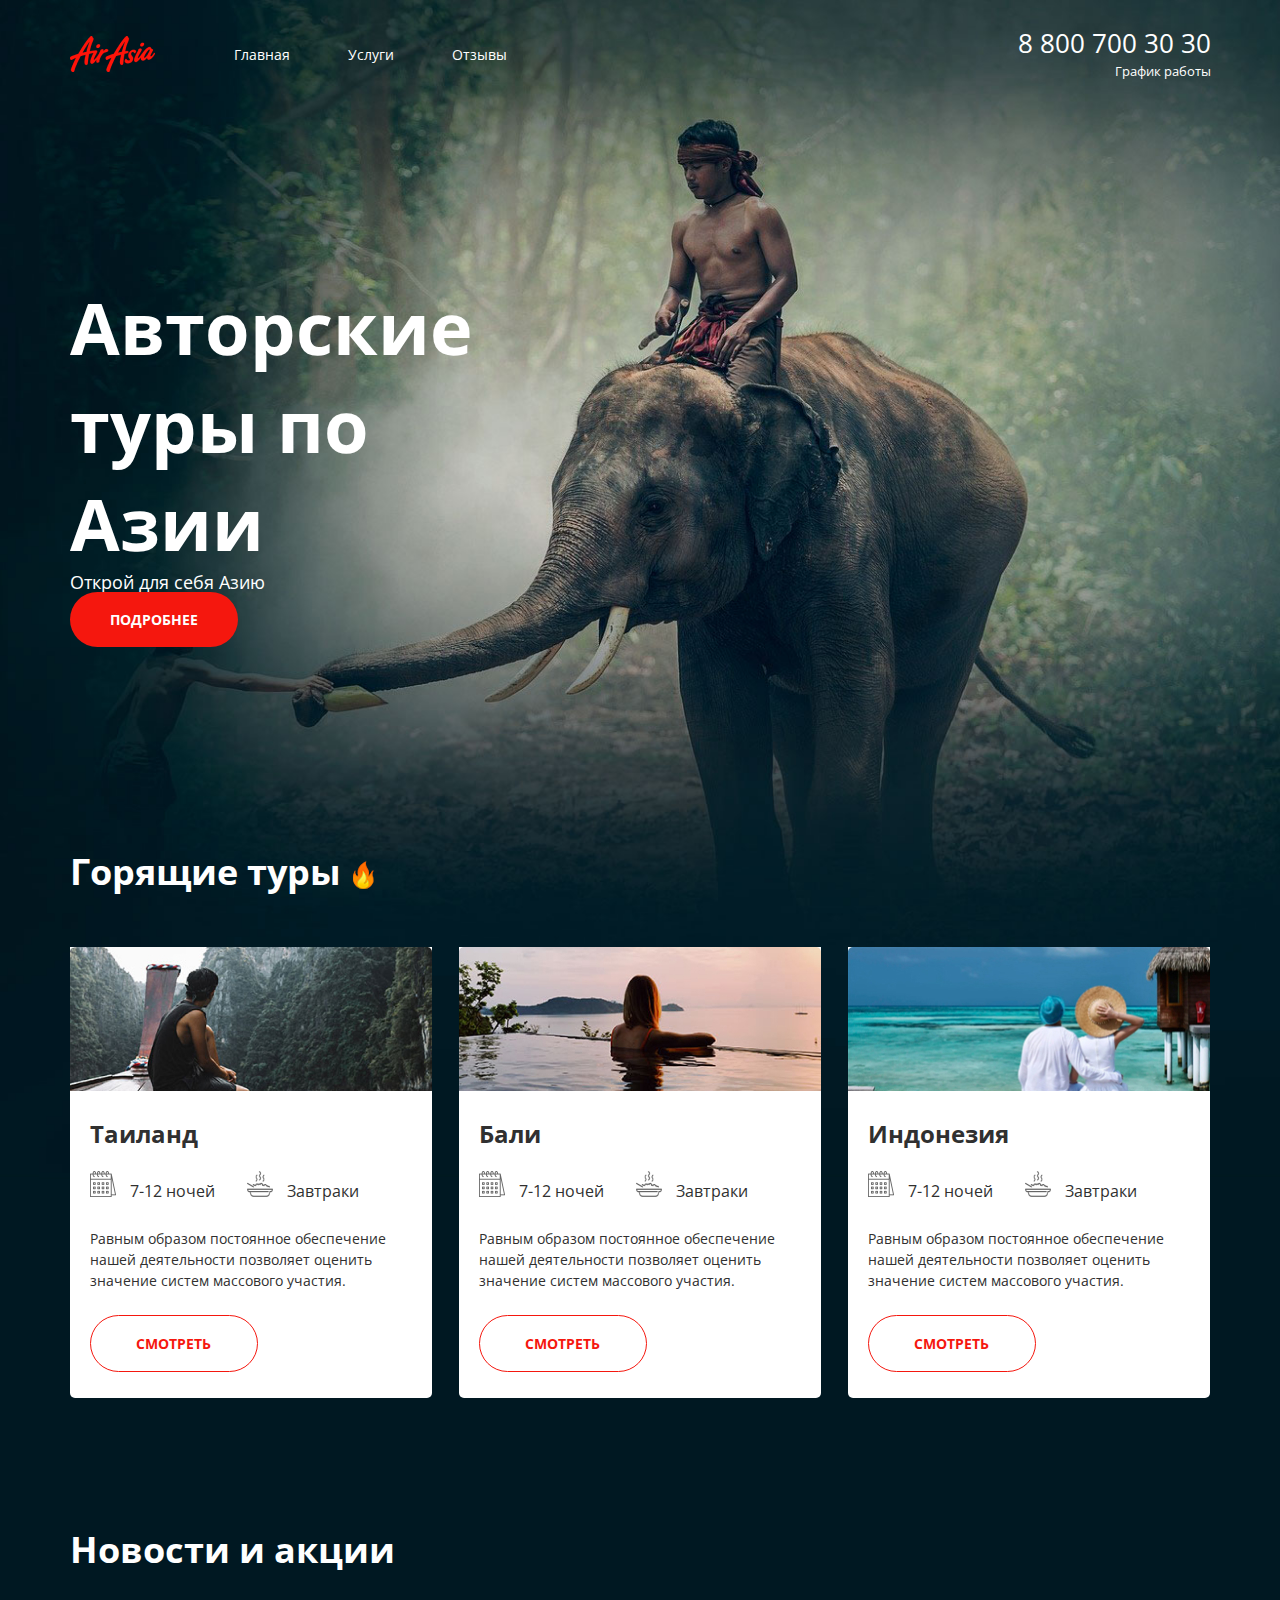
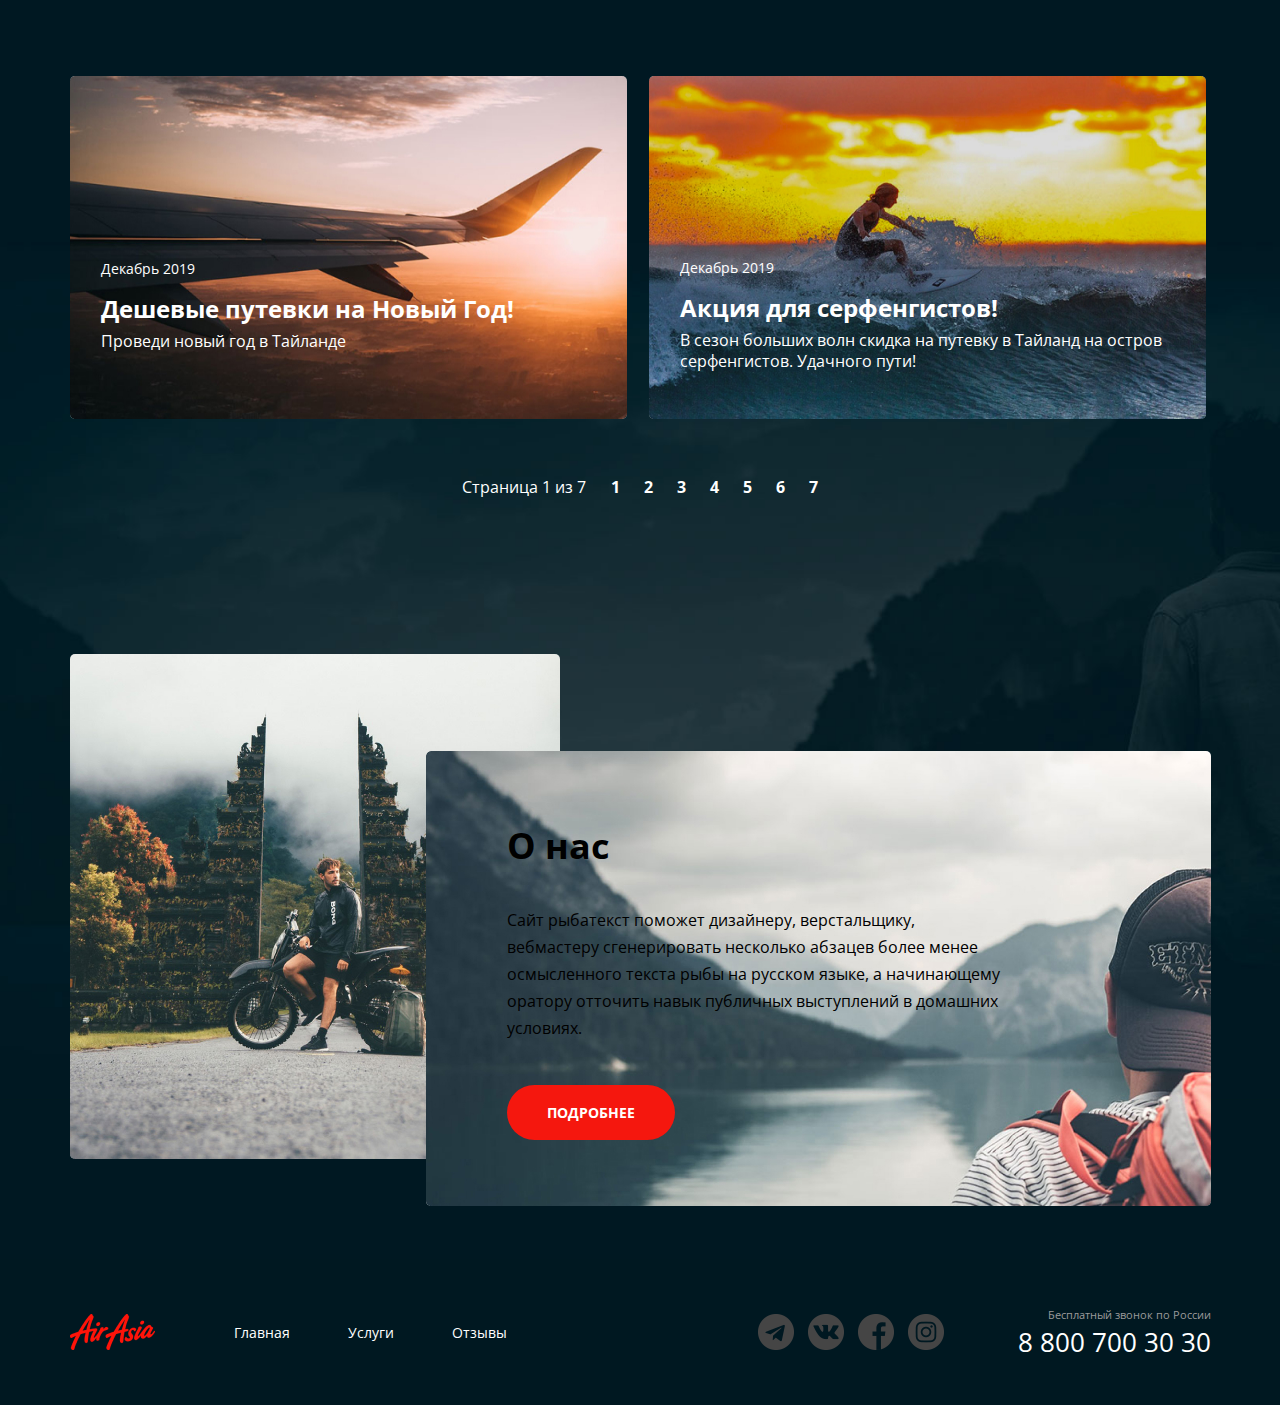
<file: index.html>
<!DOCTYPE html>
<html lang="ru">
<head>
  <meta charset="UTF-8">
  <meta http-equiv="X-UA-Compatible" content="IE=edge">
  <meta name="viewport" content="width=device-width, initial-scale=1.0">
  <title>AirAsia</title>
  <link rel="preconnect" href="https://fonts.googleapis.com">
  <link href="https://fonts.googleapis.com/css2?family=Open+Sans:wght@400;700&display=swap" rel="stylesheet">
  <link rel="stylesheet" href="./style/main.css">
</head>

<body>
  <div class="wrapper">
    <div class="wrapper__content main__page--wrapper">    
      <header class="header">
        <div class="container header__container">
          <div class="header__col">
            <a href="#" class="logo">
              <img src="./img/logo.png" alt="" class="logo__img">
            </a>
            <nav class="menu">
              <ul class="menu__list">
                <li class="menu__item">
                  <a href="#" class="menu__link">Главная</a>
                </li>
                <li class="menu__item">
                  <a href="./service.html" class="menu__link">Услуги</a>
                </li>
                <li class="menu__item">
                  <a href="#" class="menu__link">Отзывы</a>
                </li>
              </ul>
            </nav>
          </div>
          <div class="header__col header__col--align--right">
            <address class="contacts">
              <a href="tel:+78007003030" class="contacts__phone">8 800 700 30 30</a>
              <div class="contacts__info">График работы</div>
            </address>
          </div>    
        </div>
      </header>
      <main class="maincontent"> 
        <section class="hello">
          <div class="container hello__container">
            <h1 class="hello__title">Авторские туры по Азии</h1>
            <div class="hello__subtitle">Открой для себя Азию</div>
            <a href="#" class="button hello__button">Подробнее</a>
          </div>        
        </section>
        <section class="offers">
          <div class="container offers__container">
            <h2 class="offer_title title title--fire">Горящие туры</h2>
            <ul class="offers__list">
              <li class="offers__item">
                <img src="./img/river.jpg" alt="" class="offers__img">
                <div class="offers__content">
                  <h5 class="offers__title">Таиланд</h5>
                  <ul class="offers__features">
                    <li class="offers__feature">
                      <img src="./img/calendar.jpg" alt="" class="offers__feature-icon">
                      <div class="offers__feature-text">7-12 ночей</div>
                    </li>
                    <li class="offers__feature">
                      <img src="./img/meal.jpg" alt="" class="offers__feature-icon">
                      <div class="offers__feature-text">Завтраки</div>
                    </li>
                  </ul>
                  <p class="offers__text">Равным образом постоянное обеспечение нашей деятельности позволяет оценить значение систем массового участия.</p>
                  <a href="#" class="button button-light">Смотреть</a>  
                </div>
              </li>
              <li class="offers__item">
                <img src="./img/pool.jpg" alt="" class="offers__img">
                <div class="offers__content">
                  <h5 class="offers__title">Бали</h5>
                  <ul class="offers__features">
                    <li class="offers__feature">
                      <img src="./img/calendar.jpg" alt="" class="offers__feature-icon">
                      <div class="offers__feature-text">7-12 ночей</div>
                    </li>
                    <li class="offers__feature">
                      <img src="./img/meal.jpg" alt="" class="offers__feature-icon">
                      <div class="offers__feature-text">Завтраки</div>
                    </li>
                  </ul>
                  <p class="offers__text">Равным образом постоянное обеспечение нашей деятельности позволяет оценить значение систем массового участия.</p>
                  <a href="#" class="button button-light">Смотреть</a>  
                </div>
              </li>
              <li class="offers__item">
                <img src="./img/ocean.jpg" alt="" class="offers__img">
                <div class="offers__content">
                  <h5 class="offers__title">Индонезия</h5>
                  <ul class="offers__features">
                    <li class="offers__feature">
                      <img src="./img/calendar.jpg" alt="" class="offers__feature-icon">
                      <div class="offers__feature-text">7-12 ночей</div>
                    </li>
                    <li class="offers__feature">
                      <img src="./img/meal.jpg" alt="" class="offers__feature-icon">
                      <div class="offers__feature-text">Завтраки</div>
                    </li>
                  </ul>
                  <p class="offers__text">Равным образом постоянное обеспечение нашей деятельности позволяет оценить значение систем массового участия.</p>
                  <a href="#" class="button button-light">Смотреть</a>  
                </div>
              </li>
            </ul>
          </div>
        </section>           
        <section class="news">
          <div class="container news__container">
            <h2 class="news__supertitle title">Новости и акции</h2>
            <ul class="news__stock">
              <li class="news__item">
                <img src="./img/plain.jpg" alt="" class="news__image">
                <div class="news__content plane">
                  <date class="news__date">Декабрь 2019</date>
                  <h4 class="news__title">Дешевые путевки на Новый Год!</h4>
                  <p class="news__text">Проведи новый год в Тайланде</p>
                </div>             
              </li>
              <li class="news__item">
                <img src="./img/Surfer.jpg" alt="" class="news__image">
                <div class="news__content">
                  <date class="news__date">Декабрь 2019</date>
                  <h4 class="news__title">Акция для серфенгистов!</h4>
                  <p class="news__text">В сезон больших волн скидка на путевку в Тайланд на остров серфенгистов. Удачного пути!</p>
                </div>        
              </li>
            </ul>
            <div class="paginator">
              <div class="paginator__display">Страница 1 из 7</div>
              <ul class="paginator__list ">
                <li class="paginator__item paginator__item--active"><a href="#" class="paginator__link">1</a></li>
                <li class="paginator__item"><a href="#" class="paginator__link">2</a></li>
                <li class="paginator__item"><a href="#" class="paginator__link">3</a></li>
                <li class="paginator__item"><a href="#" class="paginator__link">4</a></li>
                <li class="paginator__item"><a href="#" class="paginator__link">5</a></li>
                <li class="paginator__item"><a href="#" class="paginator__link">6</a></li>
                <li class="paginator__item"><a href="#" class="paginator__link">7</a></li>
              </ul>
            </div>
          </div>
        </section>   
        <section class="about">
          <div class="container about__container">
            <img src="./img/gates.jpg" alt="" class="about__background">
            <div class="about__content">
              <img src="./img/mountains.jpg" alt="" class="about__foreground">
              <div class="about__info">
                <h2 class="title title--dark">О нас</h2>
                <p class="about__text">Сайт рыбатекст поможет дизайнеру, верстальщику, вебмастеру сгенерировать несколько абзацев более менее осмысленного текста рыбы на русском языке, а начинающему оратору отточить навык публичных выступлений в домашних условиях.</p>
                <a href="#" class="button about__button">Подробнее</a>
              </div>           
            </div>
          </div>       
        </section>
      </main>
    </div>
    <footer class="footer">
      <div class="container footer__container">
        <div class="footer__col">
          <a href="#" class="logo">
            <img src="./img/logo.png" alt="" class="logo__img">
          </a>
          <nav class="menu">
            <ul class="menu__list">
              <li class="menu__item">
                <a href="#" class="menu__link">Главная</a>
              </li>             
              <li class="menu__item">
                <a href="./service.html" class="menu__link">Услуги</a>
              </li>             
              <li class="menu__item">
                <a href="#" class="menu__link">Отзывы</a>
              </li>
            </ul>  
          </nav>
        </div>
        <div class="footer__col footer__col--align--right">
          <ul class="social">
            <li class="social__item">
              <a href="#" class="social__link">
                <img src="./img/telegram.png" alt="" class="social__img">
              </a>
            </li>
            <li class="social__item">
              <a href="#" class="social__link">
                <img src="./img/vk.png" alt="" class="social__img">
              </a>
            </li>
            <li class="social__item">
              <a href="#" class="social__link">
                <img src="./img/fb.png" alt="" class="social__img">
              </a>
            </li>
            <li class="social__item">
              <a href="#" class="social__link">
                <img src="./img/inst.png" alt="" class="social__img">
              </a>
            </li>
          </ul>
          <address class="contacts">
            <div class="contacts__call">Бесплатный звонок по России</div>
            <a href="tel:+78007003030" class="contacts__phone">8 800 700 30 30</a>
          </address>
        </div>  
      </div>
    </footer>
  </div>
</body>
</html>
</file>
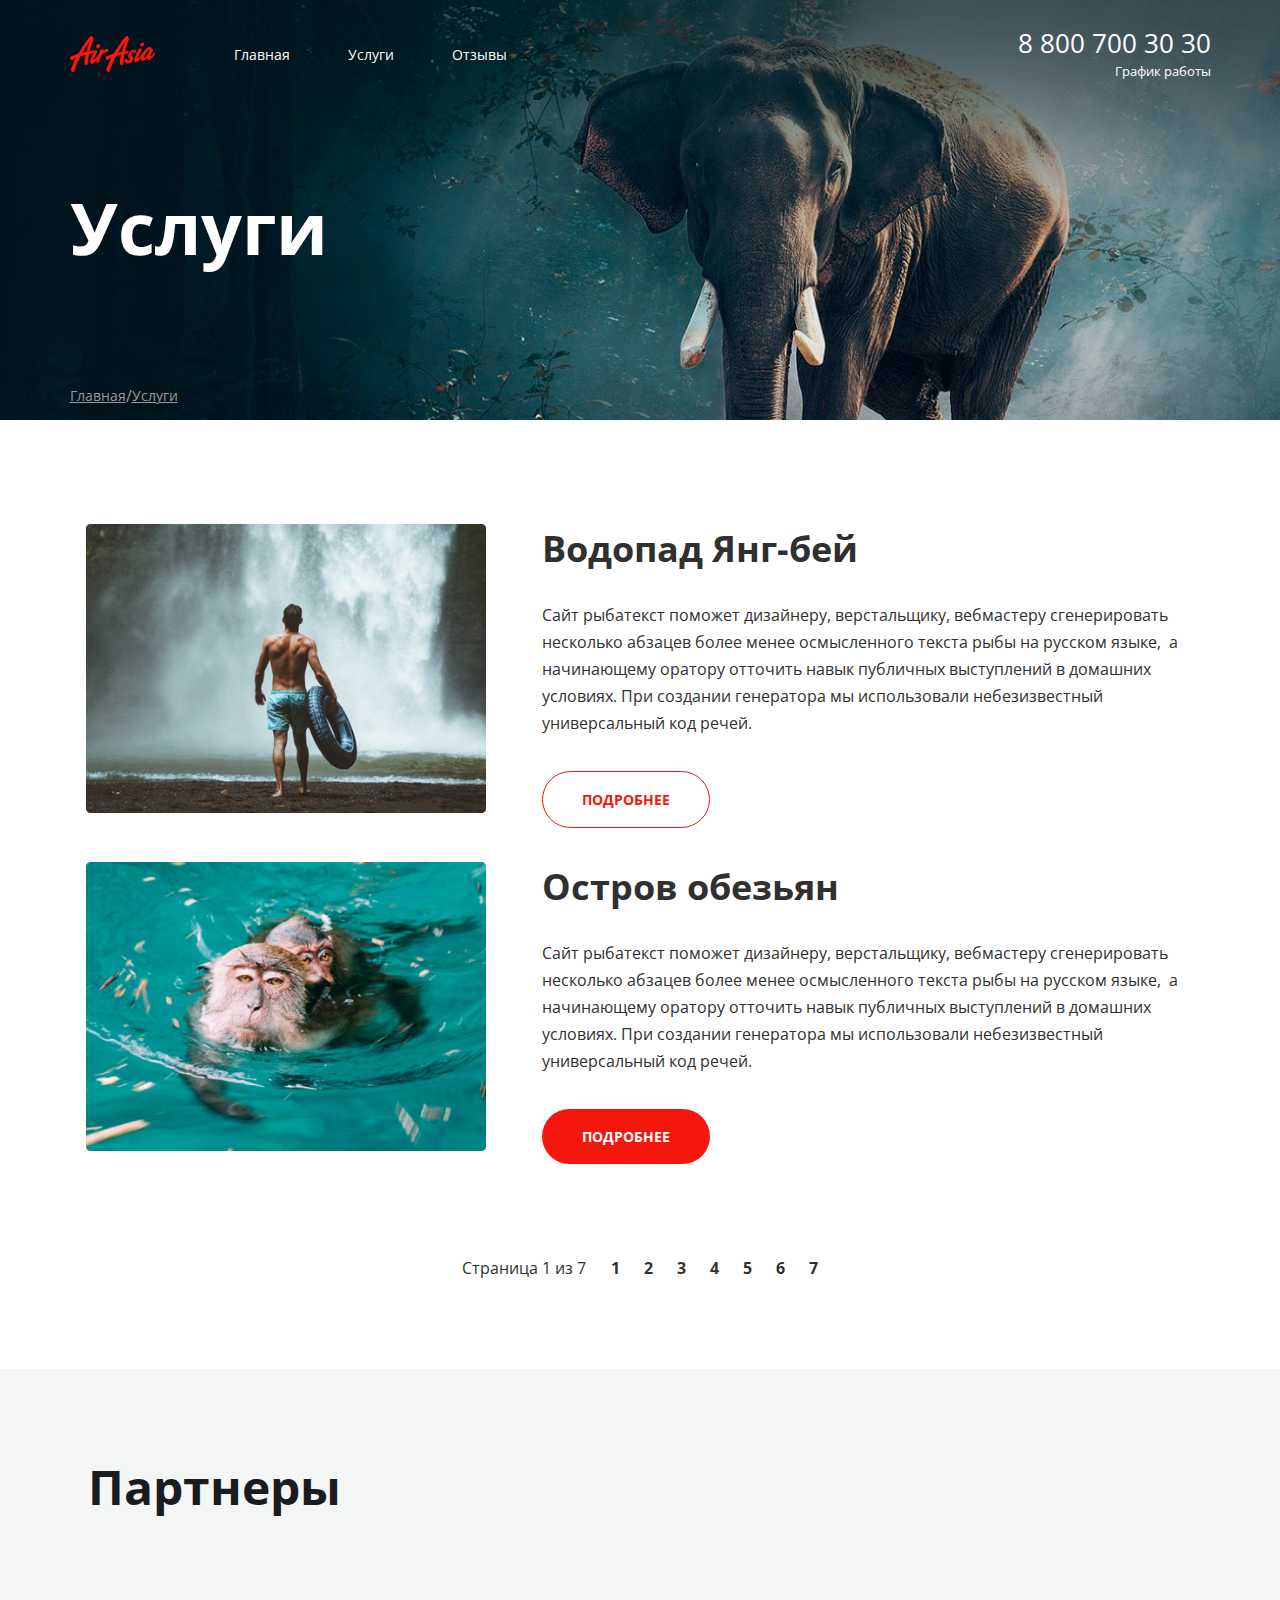
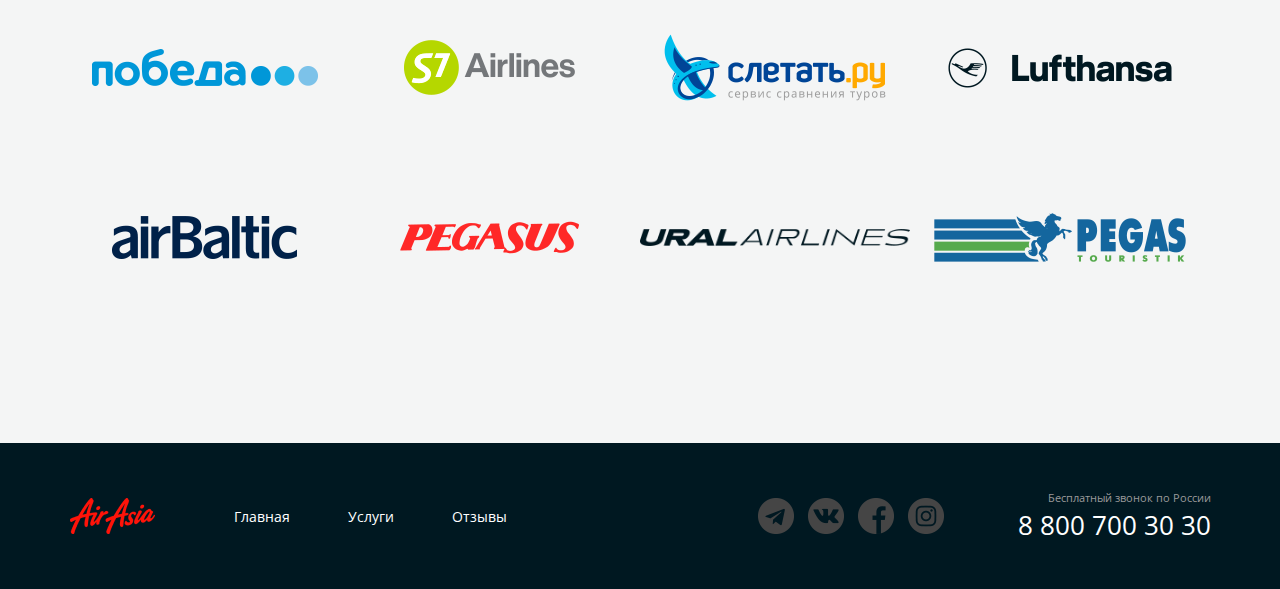
<file: service.html>
<!DOCTYPE html>
<html lang="ru">
<head>
  <meta charset="UTF-8">
  <meta http-equiv="X-UA-Compatible" content="IE=edge">
  <meta name="viewport" content="width=device-width, initial-scale=1.0">
  <title>AirAsia \ Service Page</title>
  <link rel="preconnect" href="https://fonts.googleapis.com">
  <link href="https://fonts.googleapis.com/css2?family=Open+Sans:wght@400;700&display=swap" rel="stylesheet">
  <link rel="stylesheet" href="./style/main.css">
</head>
<body>
  <div class="wrapper">
    <section class="top-elephant"> 
      <div class="container">
        <header class="header">
          <div class="container header__container">
            <div class="header__col">
              <a href="#" class="logo">
                <img src="./img/logo.png" alt="" class="logo__img">
              </a>
              <nav class="menu">
                <ul class="menu__list">
                  <li class="menu__item">
                    <a href="#" class="menu__link">Главная</a>
                  </li>
                  <li class="menu__item">
                    <a href="./service.html" class="menu__link">Услуги</a>
                  </li>
                  <li class="menu__item">
                    <a href="#" class="menu__link">Отзывы</a>
                  </li>
                </ul>
              </nav>
            </div>
            <div class="header__col header__col--align--right">
              <address class="contacts">
                <a href="tel:+78007003030" class="contacts__phone">8 800 700 30 30</a>
                <div class="contacts__info">График работы</div>
              </address>
            </div>    
          </div>
        </header>
        <div class="container">
          <h1 class="top-elephant__title ">Услуги</h1>
          <nav class="breadcrumbs">
            <ul class="breadcrumbs__list">
              <li class="breadcrumbs__item">
                <a href="#" class="breadcrumbs__link">Главная</a>
              </li>
              <li class="breadcrumbs__item breadcrumbs__item--active">
                <a href="./service.html" class="breadcrumbs__link">Услуги</a>
              </li>
            </ul>
          </nav>
        </div>
      </div>
    </section>
    <main class="page-content">
      <div class="container">
        <ul class="services">
          <li class="services__item service">
            <div class="service__img">
              <img src="./img/waterfall.png" class="service__img-elem" alt="waterfall" >
            </div>
            <div class="service__content">
              <h2 class="service__title">Водопад Янг-бей</h2>
              <div class="service__description">
                <p>
                  Сайт рыбатекст поможет дизайнеру, верстальщику, вебмастеру сгенерировать несколько абзацев более менее осмысленного текста рыбы на русском языке,  а начинающему оратору отточить навык публичных выступлений в домашних условиях. При создании генератора мы использовали небезизвестный универсальный код речей.
                </p>
              </div>
              <a href="#" class="button button-light">Подробнее</a>
            </div>
          </li>
          <li class="services__item service">
            <div class="service__img">
              <img src="./img/monkeys.png" class="service__img-elem" alt="monkeys" >
            </div>
            <div class="service__content">
              <h2 class="service__title">Остров обезьян</h2>
              <div class="service__description">
                <p>
                  Сайт рыбатекст поможет дизайнеру, верстальщику, вебмастеру сгенерировать несколько абзацев более менее осмысленного текста рыбы на русском языке,  а начинающему оратору отточить навык публичных выступлений в домашних условиях. При создании генератора мы использовали небезизвестный универсальный код речей.
                </p>
              </div>
              <a href="#" class="button">Подробнее</a>
            </div>
          </li>
        </ul>
        <div class="paginator">
          <div class="paginator__display">Страница 1 из 7</div>
          <ul class="paginator__list ">
            <li class="paginator__item paginator__item--active"><a href="#" class="paginator__link">1</a></li>
            <li class="paginator__item"><a href="#" class="paginator__link">2</a></li>
            <li class="paginator__item"><a href="#" class="paginator__link">3</a></li>
            <li class="paginator__item"><a href="#" class="paginator__link">4</a></li>
            <li class="paginator__item"><a href="#" class="paginator__link">5</a></li>
            <li class="paginator__item"><a href="#" class="paginator__link">6</a></li>
            <li class="paginator__item"><a href="#" class="paginator__link">7</a></li>
          </ul>
        </div>
      </div>
    </main>
    <section class="partners">
      <div class="container partners__container">
        <h2 class="partners__title">Партнеры</h2>
        <ul class="partners__list">
          <li class="partners__item">
            <a href="#" class="partners__link">
              <img src="./img/pobeda.png" alt="" class="partners__img">
            </a>
          </li>
          <li class="partners__item">
            <a href="#" class="partners__link">
              <img src="./img/s7.png" alt="" class="partners__img">
            </a>
          </li>
          <li class="partners__item">
            <a href="#" class="partners__link">
              <img src="./img/lets-fly.png" alt="" class="partners__img">
            </a>
          </li>
          <li class="partners__item">
            <a href="#" class="partners__link">
              <img src="./img/lufthansa.png" alt="" class="partners__img">
            </a>
          </li>
          <li class="partners__item">
            <a href="#" class="partners__link">
              <img src="./img/airbaltic.png" alt="" class="partners__img">
            </a>
          </li>
          <li class="partners__item">
            <a href="#" class="partners__link">
              <img src="./img/pegasus.png" alt="" class="partners__img">
            </a>
          </li>
          <li class="partners__item">
            <a href="#" class="partners__link">
              <img src="./img/ural.png" alt="" class="partners__img">
            </a>
          </li>
          <li class="partners__item">
            <a href="#" class="partners__link">
              <img src="./img/pegas.png" alt="" class="partners__img">
            </a>
          </li>
        </ul>
      </div>
    </section>
    <footer class="footer">
      <div class="container footer__container">
        <div class="footer__col">
          <a href="#" class="logo">
            <img src="./img/logo.png" alt="" class="logo__img">
          </a>
          <nav class="menu">
            <ul class="menu__list">
              <li class="menu__item">
                <a href="#" class="menu__link">Главная</a>
              </li>             
              <li class="menu__item">
                <a href="./service.html" class="menu__link">Услуги</a>
              </li>             
              <li class="menu__item">
                <a href="#" class="menu__link">Отзывы</a>
              </li>
            </ul>  
          </nav>
        </div>
        <div class="footer__col footer__col--align--right">
          <ul class="social">
            <li class="social__item">
              <a href="#" class="social__link">
                <img src="./img/telegram.png" alt="" class="social__img">
              </a>
            </li>
            <li class="social__item">
              <a href="#" class="social__link">
                <img src="./img/vk.png" alt="" class="social__img">
              </a>
            </li>
            <li class="social__item">
              <a href="#" class="social__link">
                <img src="./img/fb.png" alt="" class="social__img">
              </a>
            </li>
            <li class="social__item">
              <a href="#" class="social__link">
                <img src="./img/inst.png" alt="" class="social__img">
              </a>
            </li>
          </ul>
          <address class="contacts">
            <div class="contacts__call">Бесплатный звонок по России</div>
            <a href="tel:+78007003030" class="contacts__phone">8 800 700 30 30</a>
          </address>
        </div>  
      </div>
    </footer>
  </div>
</body>
</html>
</file>
<file: style/main.css>
@import url(./blocks/base.css);
@import url(./blocks/header.css);
@import url(./blocks/hello.css);
@import url(./blocks/offers.css);
@import url(./blocks/news.css);
@import url(./blocks/about.css);
@import url(./blocks/service.css);
@import url(./blocks/partners.css);
</file>
